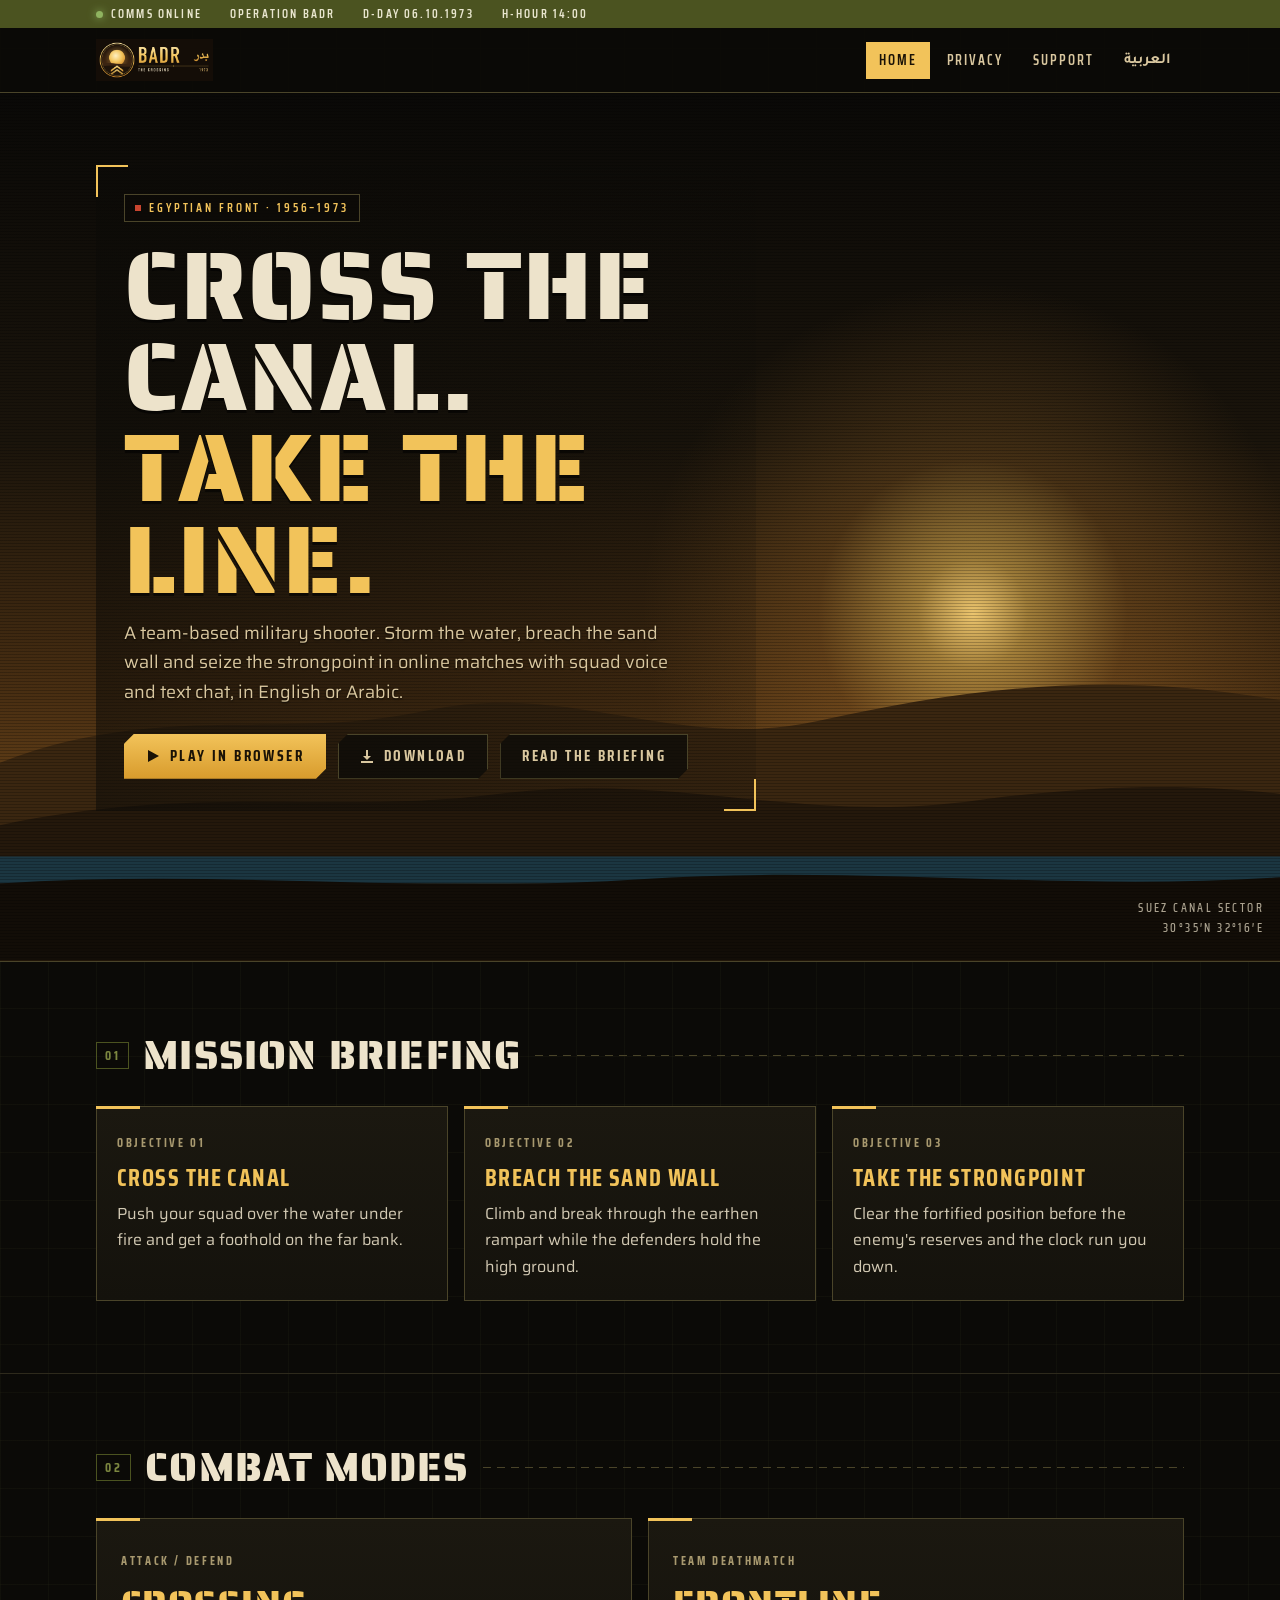
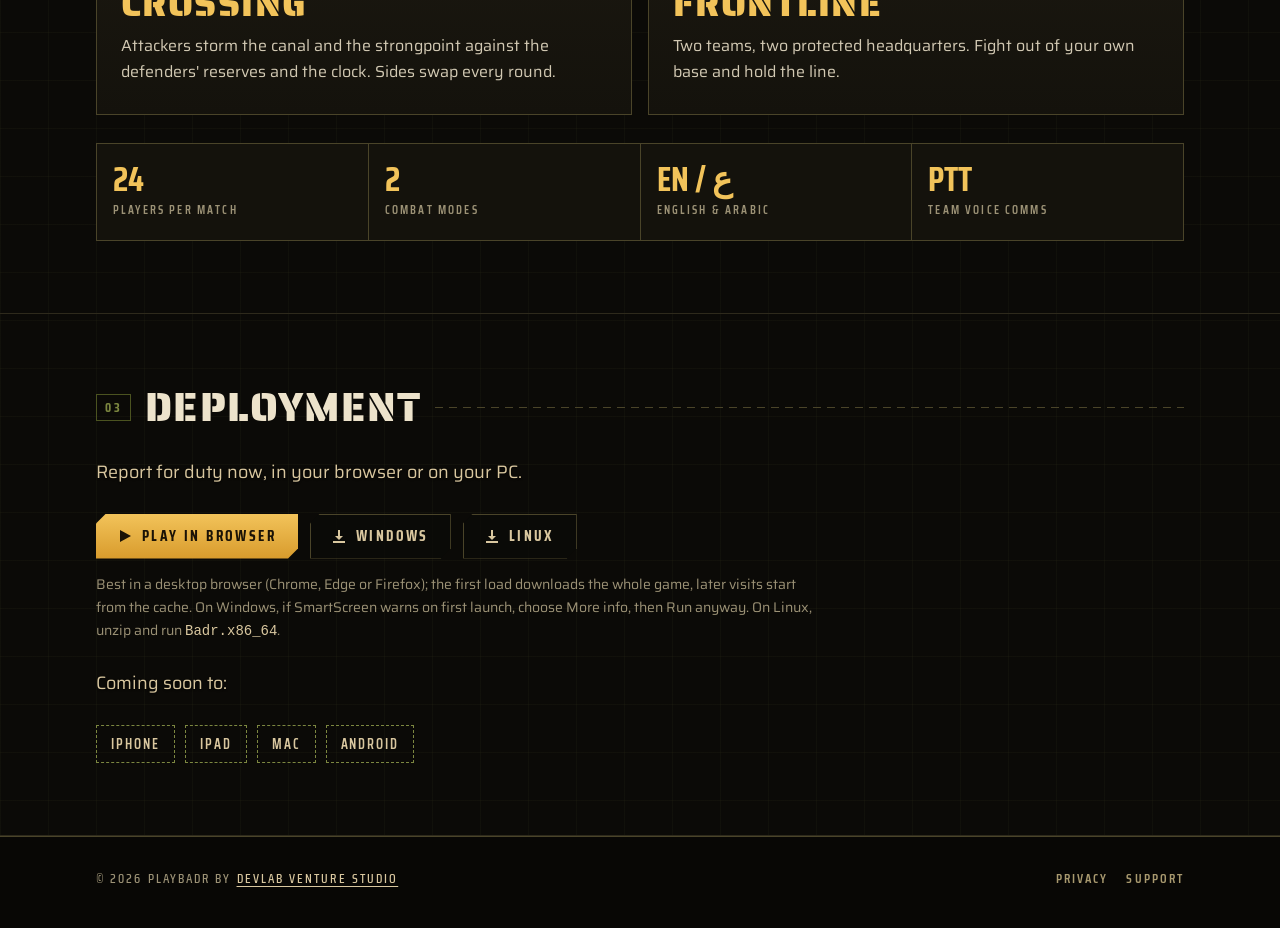
<file: index.html>
<!doctype html><html lang="en" dir="ltr"><head><meta charset="utf-8"><meta name="viewport" content="width=device-width,initial-scale=1">
<title>Badr - The Crossing</title>
<meta name="description" content="Badr - The Crossing: a team-based military shooter on the Egyptian front, 1956–1973. Cross the canal, breach the sand wall, take the strongpoint.">
<link rel="preconnect" href="https://fonts.googleapis.com"><link rel="preconnect" href="https://fonts.gstatic.com" crossorigin>
<link rel="stylesheet" href="https://fonts.googleapis.com/css2?family=Saira+Stencil+One&family=Saira+Condensed:wght@500;600;700&family=Saira:wght@400;600&family=Tajawal:wght@400;700;800&display=swap">
<link rel="stylesheet" href="style.css"><link rel="icon" href="icon.png"></head><body>

<div class="ticker"><div class="wrap"><span><span class="dot"></span>Comms online</span><span>Operation Badr</span><span class="hide-sm">D-Day 06.10.1973</span><span class="hide-sm">H-Hour 14:00</span></div></div>
<header class="topbar"><div class="wrap">
<a class="brand" href="./"><img src="logo.png" alt="Badr - The Crossing"></a>
<nav><a href="./" aria-current="page">Home</a><a href="privacy.html">Privacy</a><a href="support.html">Support</a><a href="ar/" lang="ar">العربية</a></nav>
</div></header>

<main>
<div class="hero">
<svg class="dunes" viewBox="0 0 1440 400" preserveAspectRatio="none" aria-hidden="true">
<path d="M0 210 C180 150 320 190 480 160 C640 130 760 200 920 170 C1080 140 1240 120 1440 150 L1440 400 L0 400Z" fill="#3A2610"/>
<path d="M0 270 C220 230 380 260 560 240 C760 218 900 270 1100 246 C1260 228 1360 232 1440 240 L1440 400 L0 400Z" fill="#24180B"/>
<rect x="0" y="300" width="1440" height="26" fill="#1B3B4A" opacity=".85"/>
<path d="M0 326 C240 312 480 336 720 322 C960 308 1200 334 1440 320 L1440 400 L0 400Z" fill="#120D07"/>
</svg>
<div class="wrap"><div class="hud">
<span class="tag">Egyptian front · 1956–1973</span>
<h1>Cross the canal.<span>Take the line.</span></h1>
<p class="lead">A team-based military shooter. Storm the water, breach the sand wall and seize the strongpoint in online matches with squad voice and text chat, in English or Arabic.</p>
<div class="cta"><a class="btn btn-primary" href="play/"><svg aria-hidden="true" width="14" height="14" viewBox="0 0 14 14"><path d="M2 1l11 6-11 6z" fill="currentColor"/></svg>Play in browser</a><a class="btn btn-ghost" href="#deploy"><svg aria-hidden="true" width="14" height="14" viewBox="0 0 14 14"><path d="M6 1h2v6h3l-4 4-4-4h3zM1 12h12v2H1z" fill="currentColor"/></svg>Download</a><a class="btn btn-ghost" href="#briefing">Read the briefing</a></div>
</div></div>
<div class="coords">Suez Canal sector<br>30°35′N 32°16′E</div>
</div>

<section id="briefing"><div class="wrap">
<div class="sec-head"><span class="num">01</span><h2>Mission briefing</h2><span class="rule"></span></div>
<div class="grid">
<div class="card"><span class="k">Objective 01</span><h3>Cross the canal</h3><p>Push your squad over the water under fire and get a foothold on the far bank.</p></div>
<div class="card"><span class="k">Objective 02</span><h3>Breach the sand wall</h3><p>Climb and break through the earthen rampart while the defenders hold the high ground.</p></div>
<div class="card"><span class="k">Objective 03</span><h3>Take the strongpoint</h3><p>Clear the fortified position before the enemy's reserves and the clock run you down.</p></div>
</div>
</div></section>

<section id="modes" class="modes"><div class="wrap">
<div class="sec-head"><span class="num">02</span><h2>Combat modes</h2><span class="rule"></span></div>
<div class="grid">
<div class="card"><span class="k">Attack / Defend</span><h3>Crossing</h3><p>Attackers storm the canal and the strongpoint against the defenders' reserves and the clock. Sides swap every round.</p></div>
<div class="card"><span class="k">Team deathmatch</span><h3>Frontline</h3><p>Two teams, two protected headquarters. Fight out of your own base and hold the line.</p></div>
</div>
<div class="stats">
<div class="stat"><b>24</b><span>Players per match</span></div>
<div class="stat"><b>2</b><span>Combat modes</span></div>
<div class="stat"><b>EN / ع</b><span>English &amp; Arabic</span></div>
<div class="stat"><b>PTT</b><span>Team voice comms</span></div>
</div>
</div></section>

<section id="deploy"><div class="wrap">
<div class="sec-head"><span class="num">03</span><h2>Deployment</h2><span class="rule"></span></div>
<p class="lead">Report for duty now, in your browser or on your PC.</p>
<div class="cta"><a class="btn btn-primary" href="play/"><svg aria-hidden="true" width="14" height="14" viewBox="0 0 14 14"><path d="M2 1l11 6-11 6z" fill="currentColor"/></svg>Play in browser</a><a class="btn btn-ghost" href="https://github.com/Badr-73/badr-site/releases/latest/download/Badr-Windows.zip"><svg aria-hidden="true" width="14" height="14" viewBox="0 0 14 14"><path d="M6 1h2v6h3l-4 4-4-4h3zM1 12h12v2H1z" fill="currentColor"/></svg>Windows</a><a class="btn btn-ghost" href="https://github.com/Badr-73/badr-site/releases/latest/download/Badr-Linux.zip"><svg aria-hidden="true" width="14" height="14" viewBox="0 0 14 14"><path d="M6 1h2v6h3l-4 4-4-4h3zM1 12h12v2H1z" fill="currentColor"/></svg>Linux</a></div>
<p class="note">Best in a desktop browser (Chrome, Edge or Firefox); the first load downloads the whole game, later visits start from the cache. On Windows, if SmartScreen warns on first launch, choose More info, then Run anyway. On Linux, unzip and run <code>Badr.x86_64</code>.</p>
<p class="lead">Coming soon to:</p>
<div class="platforms"><span class="chip">iPhone</span><span class="chip">iPad</span><span class="chip">Mac</span><span class="chip">Android</span></div>
</div></section>
</main>

<footer><div class="wrap">
<div class="copy">© 2026 PlayBadr by <a href="https://devlabtechnologies.com">DevLab Venture Studio</a></div>
<div class="flinks"><a href="privacy.html">Privacy</a><a href="support.html">Support</a></div>
</div></footer>
</body></html>
</file>
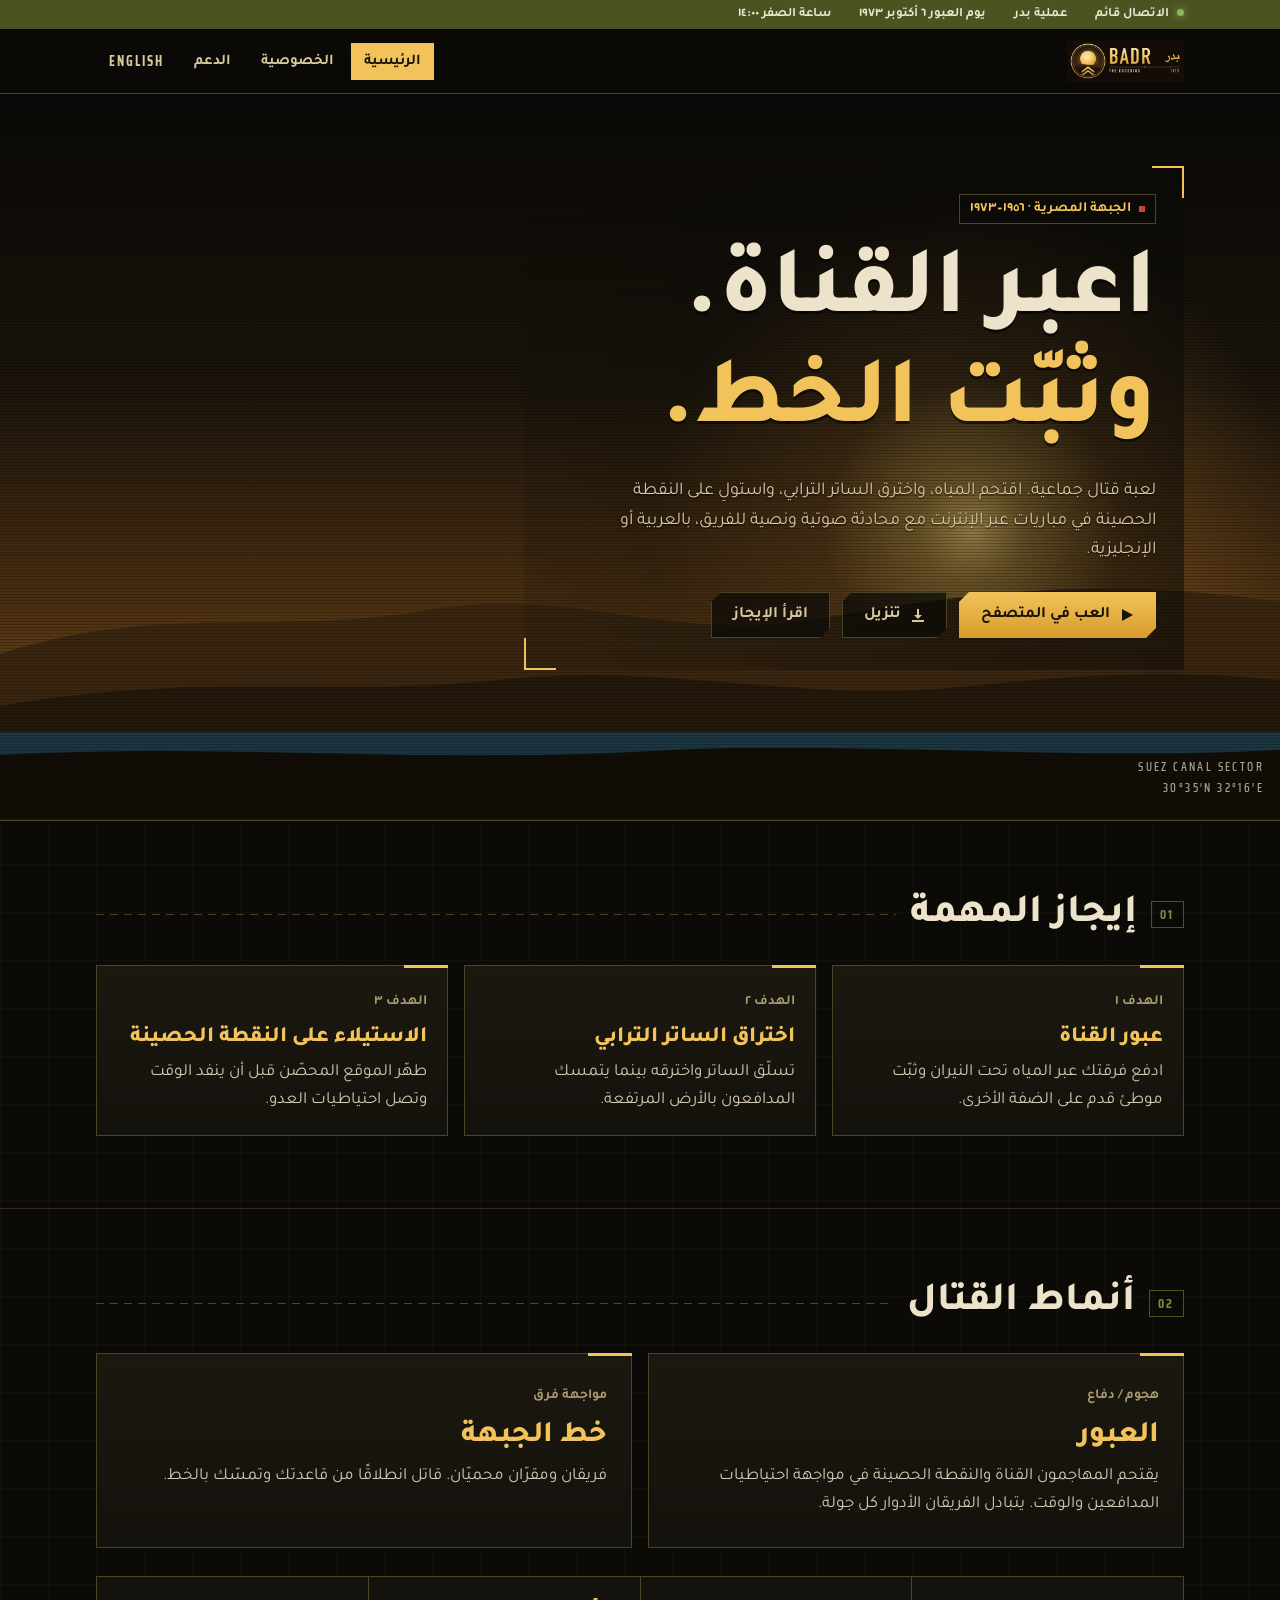
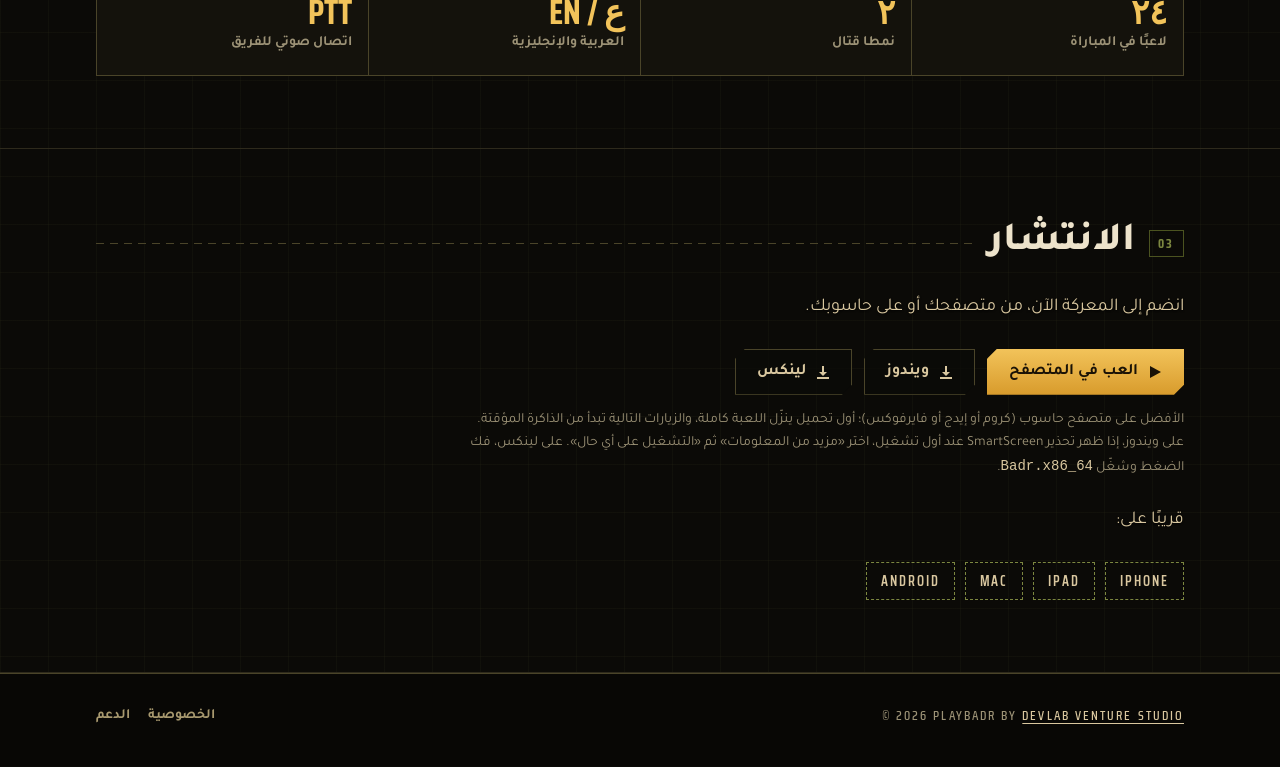
<file: ar/index.html>
<!doctype html><html lang="ar" dir="rtl"><head><meta charset="utf-8"><meta name="viewport" content="width=device-width,initial-scale=1">
<title>بدر - العبور</title>
<meta name="description" content="بدر - العبور: لعبة قتال جماعية على الجبهة المصرية بين ١٩٥٦ و١٩٧٣. اعبر القناة، واقتحم الساتر الترابي، واستولِ على النقطة الحصينة.">
<link rel="preconnect" href="https://fonts.googleapis.com"><link rel="preconnect" href="https://fonts.gstatic.com" crossorigin>
<link rel="stylesheet" href="https://fonts.googleapis.com/css2?family=Saira+Stencil+One&family=Saira+Condensed:wght@500;600;700&family=Saira:wght@400;600&family=Tajawal:wght@400;700;800&display=swap">
<link rel="stylesheet" href="../style.css"><link rel="icon" href="../icon.png"></head><body>

<div class="ticker"><div class="wrap"><span><span class="dot"></span>الاتصال قائم</span><span>عملية بدر</span><span class="hide-sm">يوم العبور ٦ أكتوبر ١٩٧٣</span><span class="hide-sm">ساعة الصفر ١٤:٠٠</span></div></div>
<header class="topbar"><div class="wrap">
<a class="brand" href="./"><img src="../logo.png" alt="بدر - العبور"></a>
<nav><a href="./" aria-current="page">الرئيسية</a><a href="privacy.html">الخصوصية</a><a href="support.html">الدعم</a><a href="../" lang="en">English</a></nav>
</div></header>

<main>
<div class="hero">
<svg class="dunes" viewBox="0 0 1440 400" preserveAspectRatio="none" aria-hidden="true">
<path d="M0 210 C180 150 320 190 480 160 C640 130 760 200 920 170 C1080 140 1240 120 1440 150 L1440 400 L0 400Z" fill="#3A2610"/>
<path d="M0 270 C220 230 380 260 560 240 C760 218 900 270 1100 246 C1260 228 1360 232 1440 240 L1440 400 L0 400Z" fill="#24180B"/>
<rect x="0" y="300" width="1440" height="26" fill="#1B3B4A" opacity=".85"/>
<path d="M0 326 C240 312 480 336 720 322 C960 308 1200 334 1440 320 L1440 400 L0 400Z" fill="#120D07"/>
</svg>
<div class="wrap"><div class="hud">
<span class="tag">الجبهة المصرية · ١٩٥٦–١٩٧٣</span>
<h1>اعبر القناة.<span>وثبّت الخط.</span></h1>
<p class="lead">لعبة قتال جماعية. اقتحم المياه، واخترق الساتر الترابي، واستولِ على النقطة الحصينة في مباريات عبر الإنترنت مع محادثة صوتية ونصية للفريق، بالعربية أو الإنجليزية.</p>
<div class="cta"><a class="btn btn-primary" href="../play/"><svg aria-hidden="true" width="14" height="14" viewBox="0 0 14 14"><path d="M2 1l11 6-11 6z" fill="currentColor"/></svg>العب في المتصفح</a><a class="btn btn-ghost" href="#deploy"><svg aria-hidden="true" width="14" height="14" viewBox="0 0 14 14"><path d="M6 1h2v6h3l-4 4-4-4h3zM1 12h12v2H1z" fill="currentColor"/></svg>تنزيل</a><a class="btn btn-ghost" href="#briefing">اقرأ الإيجاز</a></div>
</div></div>
<div class="coords">Suez Canal sector<br>30°35′N 32°16′E</div>
</div>

<section id="briefing"><div class="wrap">
<div class="sec-head"><span class="num">01</span><h2>إيجاز المهمة</h2><span class="rule"></span></div>
<div class="grid">
<div class="card"><span class="k">الهدف ١</span><h3>عبور القناة</h3><p>ادفع فرقتك عبر المياه تحت النيران وثبّت موطئ قدم على الضفة الأخرى.</p></div>
<div class="card"><span class="k">الهدف ٢</span><h3>اختراق الساتر الترابي</h3><p>تسلّق الساتر واخترقه بينما يتمسك المدافعون بالأرض المرتفعة.</p></div>
<div class="card"><span class="k">الهدف ٣</span><h3>الاستيلاء على النقطة الحصينة</h3><p>طهّر الموقع المحصّن قبل أن ينفد الوقت وتصل احتياطيات العدو.</p></div>
</div>
</div></section>

<section id="modes" class="modes"><div class="wrap">
<div class="sec-head"><span class="num">02</span><h2>أنماط القتال</h2><span class="rule"></span></div>
<div class="grid">
<div class="card"><span class="k">هجوم / دفاع</span><h3>العبور</h3><p>يقتحم المهاجمون القناة والنقطة الحصينة في مواجهة احتياطيات المدافعين والوقت. يتبادل الفريقان الأدوار كل جولة.</p></div>
<div class="card"><span class="k">مواجهة فرق</span><h3>خط الجبهة</h3><p>فريقان ومقرّان محميّان. قاتل انطلاقًا من قاعدتك وتمسّك بالخط.</p></div>
</div>
<div class="stats">
<div class="stat"><b>٢٤</b><span>لاعبًا في المباراة</span></div>
<div class="stat"><b>٢</b><span>نمطا قتال</span></div>
<div class="stat"><b>ع / EN</b><span>العربية والإنجليزية</span></div>
<div class="stat"><b>PTT</b><span>اتصال صوتي للفريق</span></div>
</div>
</div></section>

<section id="deploy"><div class="wrap">
<div class="sec-head"><span class="num">03</span><h2>الانتشار</h2><span class="rule"></span></div>
<p class="lead">انضم إلى المعركة الآن، من متصفحك أو على حاسوبك.</p>
<div class="cta"><a class="btn btn-primary" href="../play/"><svg aria-hidden="true" width="14" height="14" viewBox="0 0 14 14"><path d="M2 1l11 6-11 6z" fill="currentColor"/></svg>العب في المتصفح</a><a class="btn btn-ghost" href="https://github.com/Badr-73/badr-site/releases/latest/download/Badr-Windows.zip"><svg aria-hidden="true" width="14" height="14" viewBox="0 0 14 14"><path d="M6 1h2v6h3l-4 4-4-4h3zM1 12h12v2H1z" fill="currentColor"/></svg>ويندوز</a><a class="btn btn-ghost" href="https://github.com/Badr-73/badr-site/releases/latest/download/Badr-Linux.zip"><svg aria-hidden="true" width="14" height="14" viewBox="0 0 14 14"><path d="M6 1h2v6h3l-4 4-4-4h3zM1 12h12v2H1z" fill="currentColor"/></svg>لينكس</a></div>
<p class="note">الأفضل على متصفح حاسوب (كروم أو إيدج أو فايرفوكس)؛ أول تحميل ينزّل اللعبة كاملة، والزيارات التالية تبدأ من الذاكرة المؤقتة. على ويندوز، إذا ظهر تحذير SmartScreen عند أول تشغيل، اختر «مزيد من المعلومات» ثم «التشغيل على أي حال». على لينكس، فك الضغط وشغّل <code>Badr.x86_64</code>.</p>
<p class="lead">قريبًا على:</p>
<div class="platforms"><span class="chip">iPhone</span><span class="chip">iPad</span><span class="chip">Mac</span><span class="chip">Android</span></div>
</div></section>
</main>

<footer><div class="wrap">
<div class="copy">© 2026 PlayBadr by <a href="https://devlabtechnologies.com">DevLab Venture Studio</a></div>
<div class="flinks"><a href="privacy.html">الخصوصية</a><a href="support.html">الدعم</a></div>
</div></footer>
</body></html>
</file>
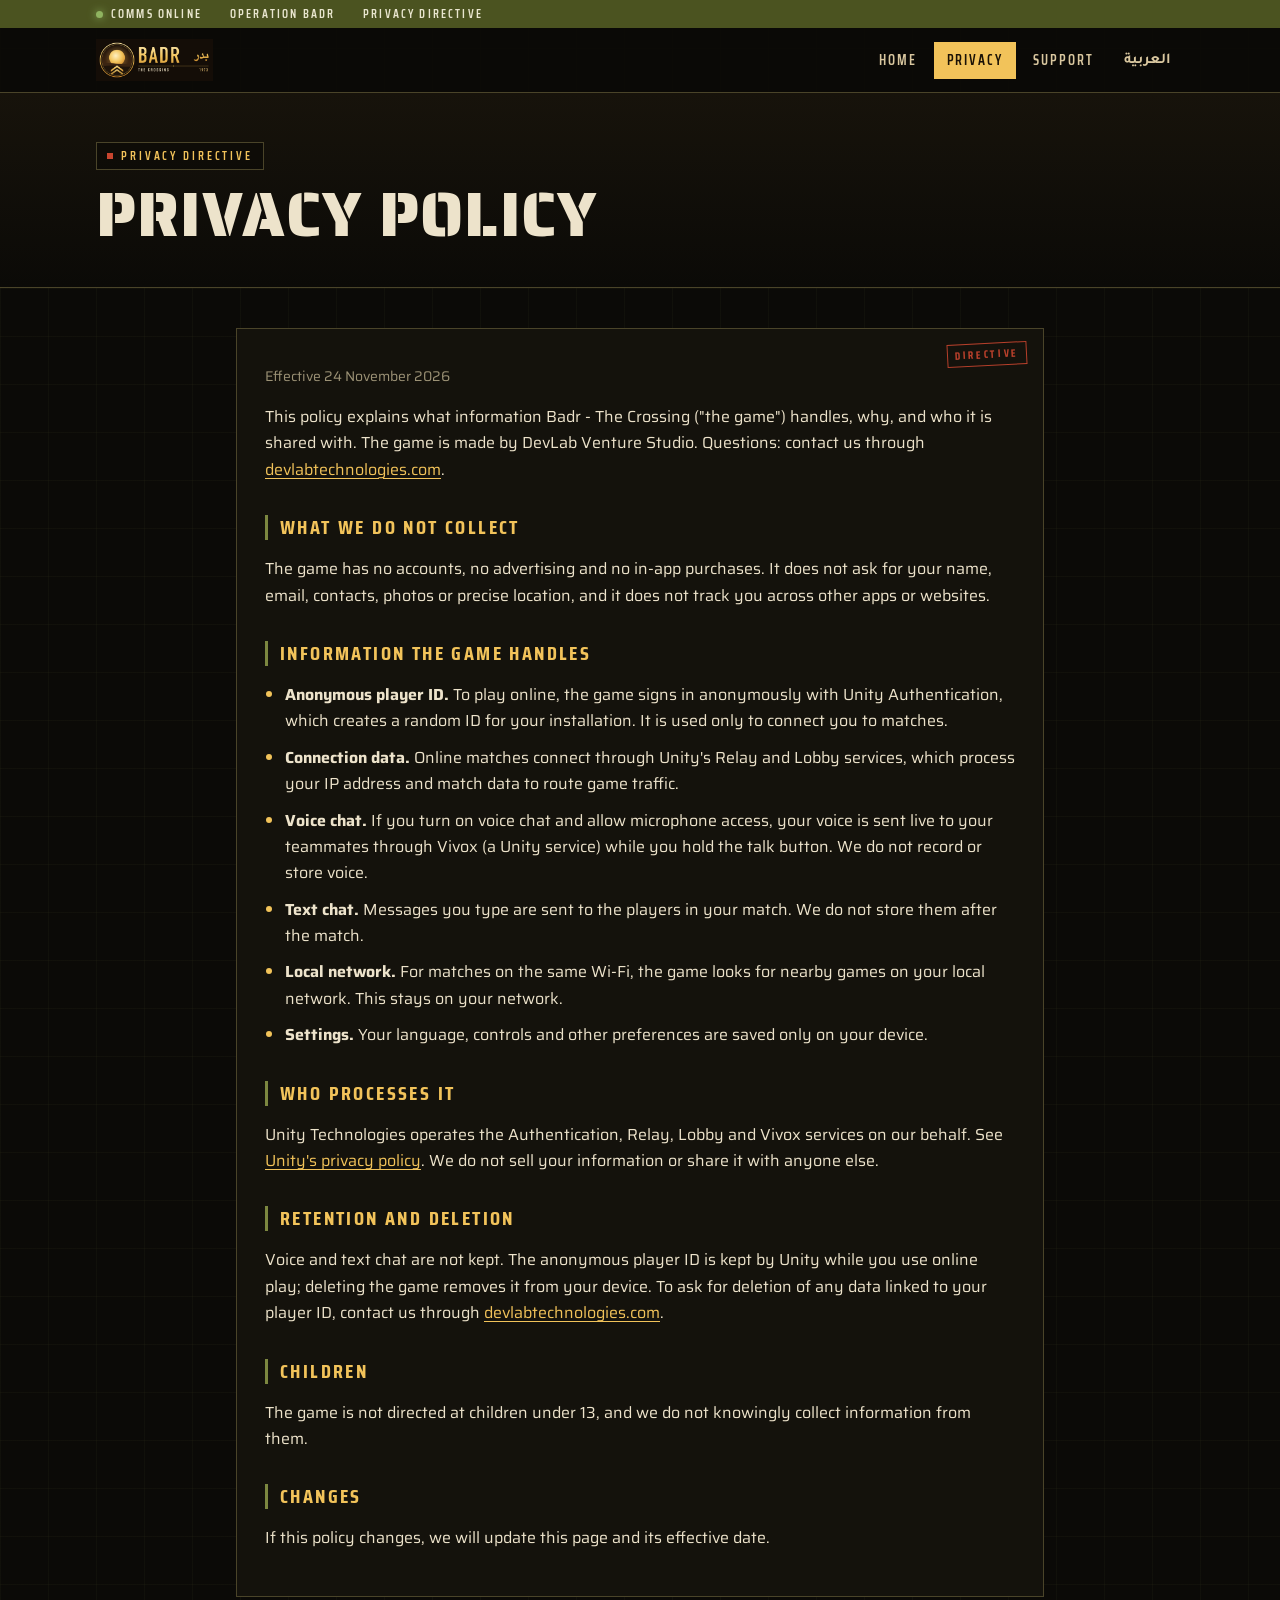
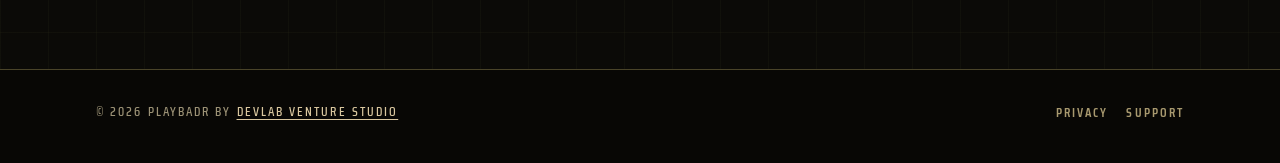
<file: privacy.html>
<!doctype html><html lang="en" dir="ltr"><head><meta charset="utf-8"><meta name="viewport" content="width=device-width,initial-scale=1">
<title>Privacy Policy · Badr - The Crossing</title><link rel="preconnect" href="https://fonts.googleapis.com"><link rel="preconnect" href="https://fonts.gstatic.com" crossorigin>
<link rel="stylesheet" href="https://fonts.googleapis.com/css2?family=Saira+Stencil+One&family=Saira+Condensed:wght@500;600;700&family=Saira:wght@400;600&family=Tajawal:wght@400;700;800&display=swap">
<link rel="stylesheet" href="style.css"><link rel="icon" href="icon.png"></head><body>

<div class="ticker"><div class="wrap"><span><span class="dot"></span>Comms online</span><span>Operation Badr</span><span class="hide-sm">Privacy directive</span></div></div>
<header class="topbar"><div class="wrap">
<a class="brand" href="./"><img src="logo.png" alt="Badr - The Crossing"></a>
<nav><a href="./">Home</a><a href="privacy.html" aria-current="page">Privacy</a><a href="support.html">Support</a><a href="ar/privacy.html" lang="ar">العربية</a></nav>
</div></header>

<main>
<div class="doc-head"><div class="wrap"><span class="tag">Privacy directive</span><h1>Privacy Policy</h1></div></div>
<div class="doc"><div class="sheet" data-stamp="DIRECTIVE">
<p class="muted">Effective 24 November 2026</p>
<p>This policy explains what information Badr - The Crossing ("the game") handles, why, and who it is shared with. The game is made by DevLab Venture Studio. Questions: contact us through <a href="https://devlabtechnologies.com">devlabtechnologies.com</a>.</p>

<h2>What we do not collect</h2>
<p>The game has no accounts, no advertising and no in-app purchases. It does not ask for your name, email, contacts, photos or precise location, and it does not track you across other apps or websites.</p>

<h2>Information the game handles</h2>
<ul>
<li><strong>Anonymous player ID.</strong> To play online, the game signs in anonymously with Unity Authentication, which creates a random ID for your installation. It is used only to connect you to matches.</li>
<li><strong>Connection data.</strong> Online matches connect through Unity's Relay and Lobby services, which process your IP address and match data to route game traffic.</li>
<li><strong>Voice chat.</strong> If you turn on voice chat and allow microphone access, your voice is sent live to your teammates through Vivox (a Unity service) while you hold the talk button. We do not record or store voice.</li>
<li><strong>Text chat.</strong> Messages you type are sent to the players in your match. We do not store them after the match.</li>
<li><strong>Local network.</strong> For matches on the same Wi-Fi, the game looks for nearby games on your local network. This stays on your network.</li>
<li><strong>Settings.</strong> Your language, controls and other preferences are saved only on your device.</li>
</ul>

<h2>Who processes it</h2>
<p>Unity Technologies operates the Authentication, Relay, Lobby and Vivox services on our behalf. See <a href="https://unity.com/legal/privacy-policy">Unity's privacy policy</a>. We do not sell your information or share it with anyone else.</p>

<h2>Retention and deletion</h2>
<p>Voice and text chat are not kept. The anonymous player ID is kept by Unity while you use online play; deleting the game removes it from your device. To ask for deletion of any data linked to your player ID, contact us through <a href="https://devlabtechnologies.com">devlabtechnologies.com</a>.</p>

<h2>Children</h2>
<p>The game is not directed at children under 13, and we do not knowingly collect information from them.</p>

<h2>Changes</h2>
<p>If this policy changes, we will update this page and its effective date.</p>
</div></div>
</main>

<footer><div class="wrap">
<div class="copy">© 2026 PlayBadr by <a href="https://devlabtechnologies.com">DevLab Venture Studio</a></div>
<div class="flinks"><a href="privacy.html">Privacy</a><a href="support.html">Support</a></div>
</div></footer>
</body></html>
</file>
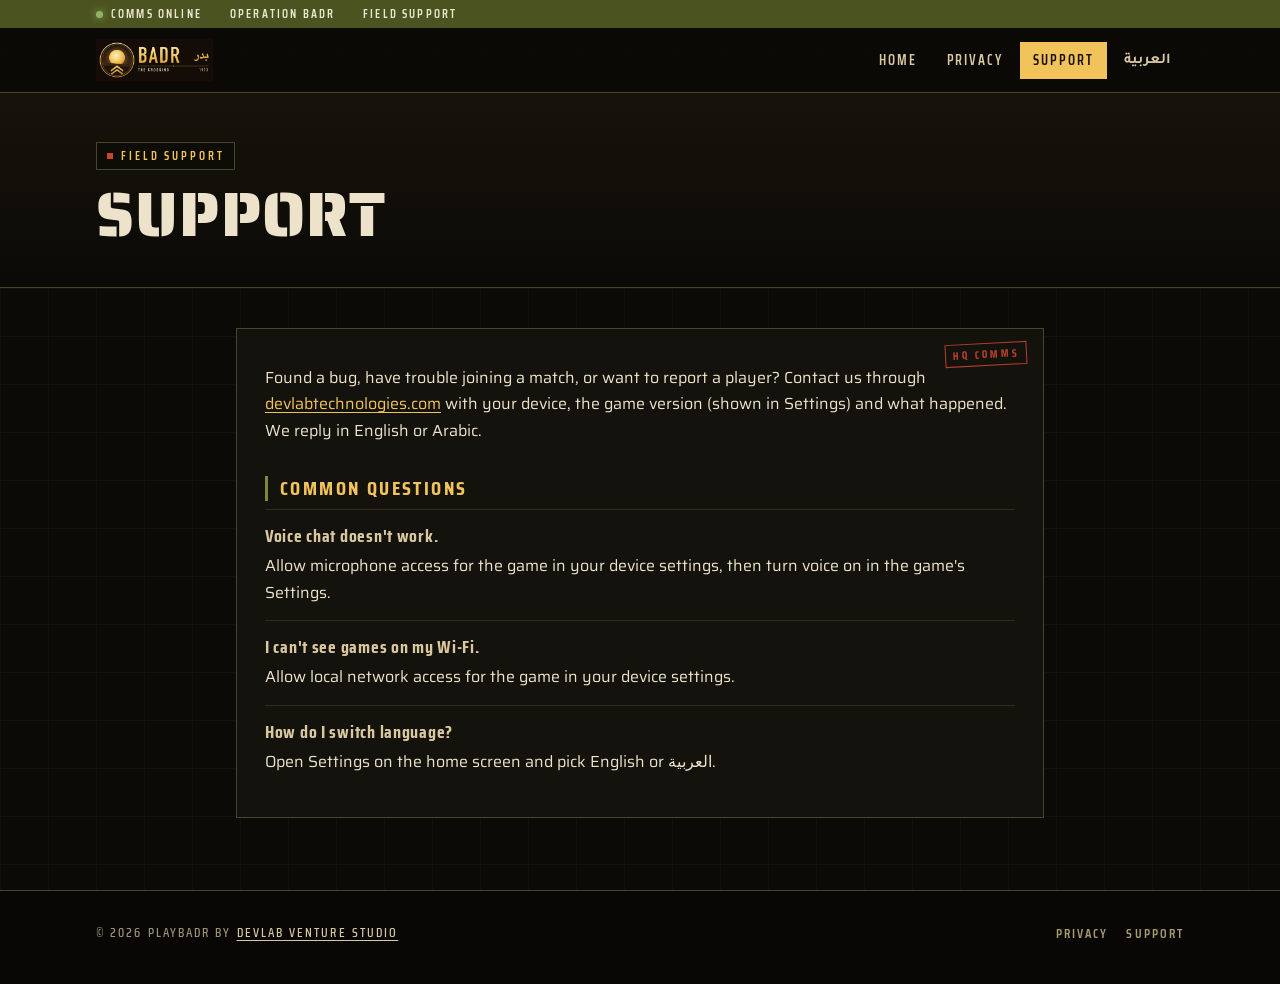
<file: support.html>
<!doctype html><html lang="en" dir="ltr"><head><meta charset="utf-8"><meta name="viewport" content="width=device-width,initial-scale=1">
<title>Support · Badr - The Crossing</title>
<link rel="preconnect" href="https://fonts.googleapis.com"><link rel="preconnect" href="https://fonts.gstatic.com" crossorigin>
<link rel="stylesheet" href="https://fonts.googleapis.com/css2?family=Saira+Stencil+One&family=Saira+Condensed:wght@500;600;700&family=Saira:wght@400;600&family=Tajawal:wght@400;700;800&display=swap">
<link rel="stylesheet" href="style.css"><link rel="icon" href="icon.png"></head><body>

<div class="ticker"><div class="wrap"><span><span class="dot"></span>Comms online</span><span>Operation Badr</span><span class="hide-sm">Field support</span></div></div>
<header class="topbar"><div class="wrap">
<a class="brand" href="./"><img src="logo.png" alt="Badr - The Crossing"></a>
<nav><a href="./">Home</a><a href="privacy.html">Privacy</a><a href="support.html" aria-current="page">Support</a><a href="ar/support.html" lang="ar">العربية</a></nav>
</div></header>

<main>
<div class="doc-head"><div class="wrap"><span class="tag">Field support</span><h1>Support</h1></div></div>
<div class="doc"><div class="sheet" data-stamp="HQ COMMS">
<p>Found a bug, have trouble joining a match, or want to report a player? Contact us through <a href="https://devlabtechnologies.com">devlabtechnologies.com</a> with your device, the game version (shown in Settings) and what happened. We reply in English or Arabic.</p>
<h2>Common questions</h2>
<div class="faq"><strong>Voice chat doesn't work.</strong><p>Allow microphone access for the game in your device settings, then turn voice on in the game's Settings.</p></div>
<div class="faq"><strong>I can't see games on my Wi-Fi.</strong><p>Allow local network access for the game in your device settings.</p></div>
<div class="faq"><strong>How do I switch language?</strong><p>Open Settings on the home screen and pick English or العربية.</p></div>
</div></div>
</main>

<footer><div class="wrap">
<div class="copy">© 2026 PlayBadr by <a href="https://devlabtechnologies.com">DevLab Venture Studio</a></div>
<div class="flinks"><a href="privacy.html">Privacy</a><a href="support.html">Support</a></div>
</div></footer>
</body></html>
</file>
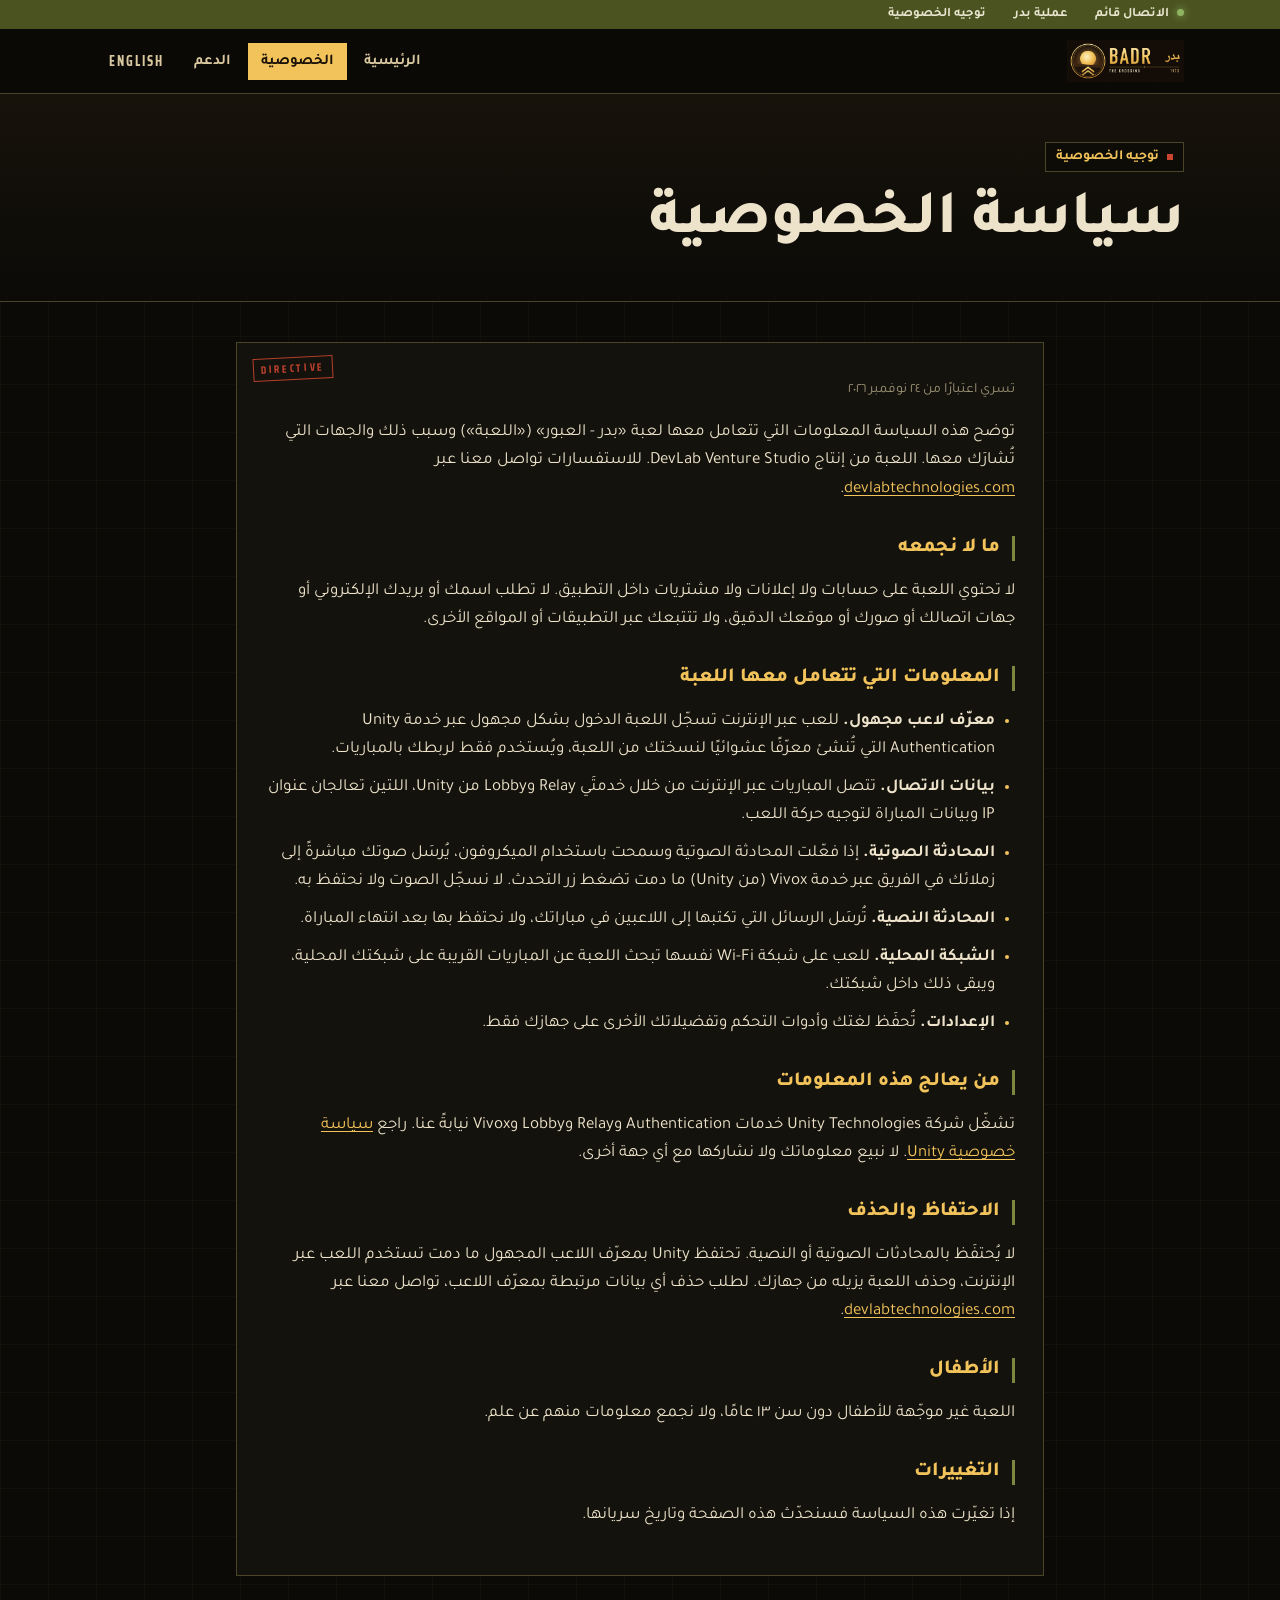
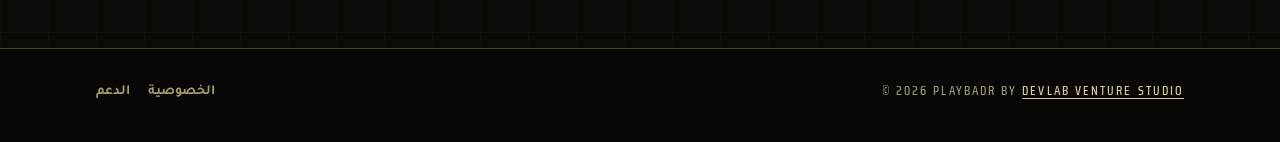
<file: ar/privacy.html>
<!doctype html><html lang="ar" dir="rtl"><head><meta charset="utf-8"><meta name="viewport" content="width=device-width,initial-scale=1">
<title>سياسة الخصوصية · بدر - العبور</title><link rel="preconnect" href="https://fonts.googleapis.com"><link rel="preconnect" href="https://fonts.gstatic.com" crossorigin>
<link rel="stylesheet" href="https://fonts.googleapis.com/css2?family=Saira+Stencil+One&family=Saira+Condensed:wght@500;600;700&family=Saira:wght@400;600&family=Tajawal:wght@400;700;800&display=swap">
<link rel="stylesheet" href="../style.css"><link rel="icon" href="../icon.png"></head><body>

<div class="ticker"><div class="wrap"><span><span class="dot"></span>الاتصال قائم</span><span>عملية بدر</span><span class="hide-sm">توجيه الخصوصية</span></div></div>
<header class="topbar"><div class="wrap">
<a class="brand" href="./"><img src="../logo.png" alt="بدر - العبور"></a>
<nav><a href="./">الرئيسية</a><a href="privacy.html" aria-current="page">الخصوصية</a><a href="support.html">الدعم</a><a href="../privacy.html" lang="en">English</a></nav>
</div></header>

<main>
<div class="doc-head"><div class="wrap"><span class="tag">توجيه الخصوصية</span><h1>سياسة الخصوصية</h1></div></div>
<div class="doc"><div class="sheet" data-stamp="DIRECTIVE">
<p class="muted">تسري اعتبارًا من ٢٤ نوفمبر ٢٠٢٦</p>
<p>توضح هذه السياسة المعلومات التي تتعامل معها لعبة «بدر - العبور» («اللعبة») وسبب ذلك والجهات التي تُشارَك معها. اللعبة من إنتاج DevLab Venture Studio. للاستفسارات تواصل معنا عبر <a href="https://devlabtechnologies.com">devlabtechnologies.com</a>.</p>

<h2>ما لا نجمعه</h2>
<p>لا تحتوي اللعبة على حسابات ولا إعلانات ولا مشتريات داخل التطبيق. لا تطلب اسمك أو بريدك الإلكتروني أو جهات اتصالك أو صورك أو موقعك الدقيق، ولا تتتبعك عبر التطبيقات أو المواقع الأخرى.</p>

<h2>المعلومات التي تتعامل معها اللعبة</h2>
<ul>
<li><strong>معرّف لاعب مجهول.</strong> للعب عبر الإنترنت تسجّل اللعبة الدخول بشكل مجهول عبر خدمة Unity Authentication التي تُنشئ معرّفًا عشوائيًا لنسختك من اللعبة، ويُستخدم فقط لربطك بالمباريات.</li>
<li><strong>بيانات الاتصال.</strong> تتصل المباريات عبر الإنترنت من خلال خدمتَي Relay وLobby من Unity، اللتين تعالجان عنوان IP وبيانات المباراة لتوجيه حركة اللعب.</li>
<li><strong>المحادثة الصوتية.</strong> إذا فعّلت المحادثة الصوتية وسمحت باستخدام الميكروفون، يُرسَل صوتك مباشرةً إلى زملائك في الفريق عبر خدمة Vivox (من Unity) ما دمت تضغط زر التحدث. لا نسجّل الصوت ولا نحتفظ به.</li>
<li><strong>المحادثة النصية.</strong> تُرسَل الرسائل التي تكتبها إلى اللاعبين في مباراتك، ولا نحتفظ بها بعد انتهاء المباراة.</li>
<li><strong>الشبكة المحلية.</strong> للعب على شبكة Wi-Fi نفسها تبحث اللعبة عن المباريات القريبة على شبكتك المحلية، ويبقى ذلك داخل شبكتك.</li>
<li><strong>الإعدادات.</strong> تُحفَظ لغتك وأدوات التحكم وتفضيلاتك الأخرى على جهازك فقط.</li>
</ul>

<h2>من يعالج هذه المعلومات</h2>
<p>تشغّل شركة Unity Technologies خدمات Authentication وRelay وLobby وVivox نيابةً عنا. راجع <a href="https://unity.com/legal/privacy-policy">سياسة خصوصية Unity</a>. لا نبيع معلوماتك ولا نشاركها مع أي جهة أخرى.</p>

<h2>الاحتفاظ والحذف</h2>
<p>لا يُحتفَظ بالمحادثات الصوتية أو النصية. تحتفظ Unity بمعرّف اللاعب المجهول ما دمت تستخدم اللعب عبر الإنترنت، وحذف اللعبة يزيله من جهازك. لطلب حذف أي بيانات مرتبطة بمعرّف اللاعب، تواصل معنا عبر <a href="https://devlabtechnologies.com">devlabtechnologies.com</a>.</p>

<h2>الأطفال</h2>
<p>اللعبة غير موجّهة للأطفال دون سن ١٣ عامًا، ولا نجمع معلومات منهم عن علم.</p>

<h2>التغييرات</h2>
<p>إذا تغيّرت هذه السياسة فسنحدّث هذه الصفحة وتاريخ سريانها.</p>
</div></div>
</main>

<footer><div class="wrap">
<div class="copy">© 2026 PlayBadr by <a href="https://devlabtechnologies.com">DevLab Venture Studio</a></div>
<div class="flinks"><a href="privacy.html">الخصوصية</a><a href="support.html">الدعم</a></div>
</div></footer>
</body></html>
</file>
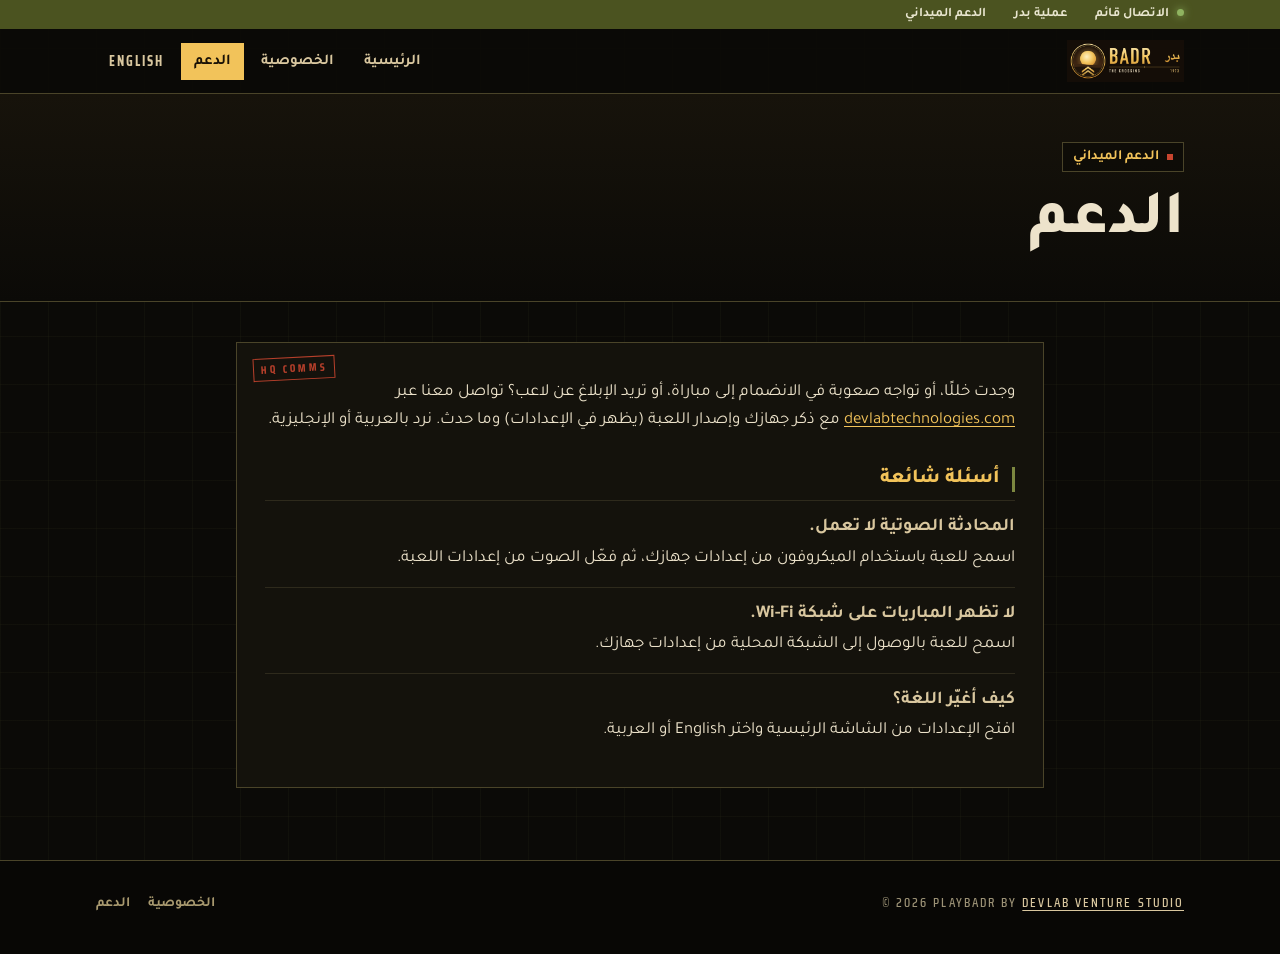
<file: ar/support.html>
<!doctype html><html lang="ar" dir="rtl"><head><meta charset="utf-8"><meta name="viewport" content="width=device-width,initial-scale=1">
<title>الدعم · بدر - العبور</title>
<link rel="preconnect" href="https://fonts.googleapis.com"><link rel="preconnect" href="https://fonts.gstatic.com" crossorigin>
<link rel="stylesheet" href="https://fonts.googleapis.com/css2?family=Saira+Stencil+One&family=Saira+Condensed:wght@500;600;700&family=Saira:wght@400;600&family=Tajawal:wght@400;700;800&display=swap">
<link rel="stylesheet" href="../style.css"><link rel="icon" href="../icon.png"></head><body>

<div class="ticker"><div class="wrap"><span><span class="dot"></span>الاتصال قائم</span><span>عملية بدر</span><span class="hide-sm">الدعم الميداني</span></div></div>
<header class="topbar"><div class="wrap">
<a class="brand" href="./"><img src="../logo.png" alt="بدر - العبور"></a>
<nav><a href="./">الرئيسية</a><a href="privacy.html">الخصوصية</a><a href="support.html" aria-current="page">الدعم</a><a href="../support.html" lang="en">English</a></nav>
</div></header>

<main>
<div class="doc-head"><div class="wrap"><span class="tag">الدعم الميداني</span><h1>الدعم</h1></div></div>
<div class="doc"><div class="sheet" data-stamp="HQ COMMS">
<p>وجدت خللًا، أو تواجه صعوبة في الانضمام إلى مباراة، أو تريد الإبلاغ عن لاعب؟ تواصل معنا عبر <a href="https://devlabtechnologies.com">devlabtechnologies.com</a> مع ذكر جهازك وإصدار اللعبة (يظهر في الإعدادات) وما حدث. نرد بالعربية أو الإنجليزية.</p>
<h2>أسئلة شائعة</h2>
<div class="faq"><strong>المحادثة الصوتية لا تعمل.</strong><p>اسمح للعبة باستخدام الميكروفون من إعدادات جهازك، ثم فعّل الصوت من إعدادات اللعبة.</p></div>
<div class="faq"><strong>لا تظهر المباريات على شبكة Wi-Fi.</strong><p>اسمح للعبة بالوصول إلى الشبكة المحلية من إعدادات جهازك.</p></div>
<div class="faq"><strong>كيف أغيّر اللغة؟</strong><p>افتح الإعدادات من الشاشة الرئيسية واختر English أو العربية.</p></div>
</div></div>
</main>

<footer><div class="wrap">
<div class="copy">© 2026 PlayBadr by <a href="https://devlabtechnologies.com">DevLab Venture Studio</a></div>
<div class="flinks"><a href="privacy.html">الخصوصية</a><a href="support.html">الدعم</a></div>
</div></footer>
</body></html>
</file>
<file: style.css>
:root{
  --night:#0B0A07;--panel:#14120C;--panel-2:#1B1810;--line:#2E2A1C;--line-2:#4A4429;
  --olive:#4B5320;--olive-2:#7C8740;--sand:#D9C79F;--khaki:#A8996F;--fg:#EDE3CB;--muted:#9C9276;
  --gold:#F2C35A;--gold-2:#D89B2C;--signal:#C8452F;--ok:#8FB360;
  --stencil:"Saira Stencil One",Impact,"Arial Narrow",sans-serif;
  --cond:"Saira Condensed","Roboto Condensed","Arial Narrow",sans-serif;
  --body:"Saira","Segoe UI",Roboto,sans-serif;
  --ar:"Tajawal","Noto Naskh Arabic",Tahoma,sans-serif;
}
*{box-sizing:border-box}
html{scroll-behavior:smooth}
body{
  margin:0;color:var(--fg);font:16px/1.65 var(--body);
  background-color:var(--night);
  background-image:
    linear-gradient(rgba(124,135,64,.06) 1px,transparent 1px),
    linear-gradient(90deg,rgba(124,135,64,.06) 1px,transparent 1px);
  background-size:48px 48px;
}
[dir=rtl] body{font-family:var(--ar);font-size:17px}
a{color:var(--gold);text-decoration-thickness:1px;text-underline-offset:3px}
a:hover{color:#FFD883}
img{max-width:100%;display:block}
.wrap{max-width:1120px;margin:0 auto;padding:0 16px}

/* status ticker + top bar */
.ticker{background:var(--olive);color:#E9E6CF;font:600 12px/1 var(--cond);letter-spacing:.18em;text-transform:uppercase;white-space:nowrap;overflow:hidden}
.ticker .wrap{display:flex;gap:28px;padding-top:8px;padding-bottom:8px;align-items:center}
[dir=rtl] .ticker{font-family:var(--ar);letter-spacing:0;font-size:13px}
.ticker .dot{display:inline-block;width:7px;height:7px;background:var(--ok);border-radius:50%;margin-inline-end:8px;box-shadow:0 0 8px var(--ok);animation:blink 1.6s infinite}
@keyframes blink{50%{opacity:.25}}
.topbar{background:rgba(11,10,7,.94);border-bottom:1px solid var(--line-2);position:sticky;top:0;z-index:10}
.topbar .wrap{display:flex;align-items:center;justify-content:space-between;gap:12px;min-height:64px}
.brand img{height:42px;width:auto;mix-blend-mode:lighten}
nav{display:flex;gap:4px;flex-wrap:wrap}
nav a{font:600 14px/1 var(--cond);letter-spacing:.14em;text-transform:uppercase;color:var(--sand);text-decoration:none;padding:10px 12px;border:1px solid transparent}
nav a:hover{color:var(--gold);border-color:var(--line-2)}
nav a[aria-current=page]{color:#1A1206;background:var(--gold)}
[dir=rtl] nav a{font-family:var(--ar);letter-spacing:0;font-size:15px;font-weight:700}
nav a[lang=ar]{font-family:var(--ar);letter-spacing:0;font-size:15px;font-weight:700}
nav a[lang=en]{font-family:var(--cond);letter-spacing:.14em;font-size:14px}

/* hero */
.hero{position:relative;overflow:hidden;border-bottom:1px solid var(--line-2);
  background:
    radial-gradient(circle at 76% 60%,rgba(255,214,120,.9) 0,rgba(242,195,90,.55) 5%,rgba(242,160,60,.18) 14%,transparent 30%),
    linear-gradient(180deg,#0A0907 0%,#1A140B 40%,#4A2F12 70%,#8A5A20 100%)}
.hero svg.dunes{position:absolute;left:0;right:0;bottom:0;width:100%;height:48%;display:block}
.hero::after{content:"";position:absolute;inset:0;pointer-events:none;
  background:repeating-linear-gradient(0deg,rgba(0,0,0,.22) 0 1px,transparent 1px 3px)}
.hero .wrap{position:relative;z-index:2;padding-top:72px;padding-bottom:150px}
.hud{position:relative;max-width:660px;padding:28px 28px 32px;background:linear-gradient(90deg,rgba(11,10,7,.55),rgba(11,10,7,.15))}
[dir=rtl] .hud{background:linear-gradient(270deg,rgba(11,10,7,.55),rgba(11,10,7,.15))}
.lead{text-shadow:0 1px 2px rgba(0,0,0,.8)}
.hud::before,.hud::after{content:"";position:absolute;width:30px;height:30px;border:2px solid var(--gold)}
.hud::before{top:0;inset-inline-start:0;border-inline-end:0;border-bottom:0}
.hud::after{bottom:0;inset-inline-end:0;border-inline-start:0;border-top:0}
.tag{display:inline-flex;align-items:center;gap:8px;font:600 12px/1 var(--cond);letter-spacing:.24em;text-transform:uppercase;color:var(--gold);border:1px solid var(--line-2);background:rgba(11,10,7,.65);padding:7px 10px}
[dir=rtl] .tag{font-family:var(--ar);letter-spacing:0;font-size:14px}
.tag::before{content:"";width:6px;height:6px;background:var(--signal)}
h1{font-family:var(--stencil);font-weight:400;text-transform:uppercase;letter-spacing:.02em;line-height:.95;margin:18px 0 14px;color:var(--fg)}
.hero h1{font-size:clamp(46px,8.4vw,96px);text-shadow:0 3px 0 rgba(0,0,0,.55)}
.hero h1 span{color:var(--gold);display:block}
[dir=rtl] h1{font-family:var(--ar);font-weight:800;letter-spacing:0;line-height:1.15}
.lead{font-size:18px;color:var(--sand);max-width:560px;margin:0 0 26px}
.cta{display:flex;gap:12px;flex-wrap:wrap}
.btn{display:inline-flex;align-items:center;gap:10px;font:700 15px/1 var(--cond);letter-spacing:.16em;text-transform:uppercase;text-decoration:none;padding:15px 22px;clip-path:polygon(10px 0,100% 0,100% calc(100% - 10px),calc(100% - 10px) 100%,0 100%,0 10px)}
[dir=rtl] .btn{font-family:var(--ar);letter-spacing:0;font-size:16px}
.btn-primary{background:linear-gradient(180deg,var(--gold),var(--gold-2));color:#1A1206}
.btn-primary:hover{color:#1A1206;filter:brightness(1.08)}
.btn-ghost{background:rgba(11,10,7,.72);color:var(--sand);box-shadow:inset 0 0 0 1px var(--line-2)}
.btn-ghost:hover{color:var(--gold)}
.coords{position:absolute;z-index:2;bottom:22px;inset-inline-end:16px;font:500 12px/1.7 var(--cond);letter-spacing:.2em;color:rgba(237,227,203,.7);text-align:end;text-transform:uppercase;direction:ltr}

/* sections */
section{padding:72px 0;border-bottom:1px solid var(--line)}
.sec-head{display:flex;align-items:center;gap:14px;margin-bottom:28px;flex-wrap:wrap}
.sec-head .num{font:700 13px/1 var(--cond);letter-spacing:.2em;color:var(--olive-2);border:1px solid var(--olive);padding:6px 8px;direction:ltr}
.sec-head h2{font-family:var(--stencil);font-weight:400;font-size:clamp(28px,4vw,40px);line-height:1.1;text-transform:uppercase;margin:0;color:var(--fg);letter-spacing:.03em}
[dir=rtl] .sec-head h2{font-family:var(--ar);font-weight:800;letter-spacing:0}
.sec-head .rule{flex:1;min-width:40px;height:1px;background:repeating-linear-gradient(90deg,var(--line-2) 0 8px,transparent 8px 14px)}
.grid{display:grid;gap:16px;grid-template-columns:repeat(auto-fit,minmax(240px,1fr))}
.card{position:relative;background:linear-gradient(180deg,var(--panel-2),var(--panel));border:1px solid var(--line-2);padding:22px 20px 20px}
.card::before{content:"";position:absolute;top:-1px;inset-inline-start:-1px;width:44px;height:3px;background:var(--gold)}
.card .k{font:700 12px/1 var(--cond);letter-spacing:.22em;text-transform:uppercase;color:var(--khaki)}
[dir=rtl] .card .k{font-family:var(--ar);letter-spacing:0;font-size:14px}
.card h3{font:700 24px/1.15 var(--cond);text-transform:uppercase;letter-spacing:.06em;margin:10px 0 8px;color:var(--gold)}
[dir=rtl] .card h3{font-family:var(--ar);letter-spacing:0;font-size:22px;font-weight:800}
.card p{margin:0;color:var(--fg);opacity:.88}
.modes .card{padding:28px 24px}
.modes .card h3{font-family:var(--stencil);font-weight:400;font-size:36px;letter-spacing:.04em}
[dir=rtl] .modes .card h3{font-family:var(--ar);font-weight:800;letter-spacing:0;font-size:30px}
.stats{display:grid;grid-template-columns:repeat(auto-fit,minmax(150px,1fr));gap:1px;background:var(--line-2);border:1px solid var(--line-2);margin-top:28px}
.stat{background:var(--panel);padding:18px 16px}
.stat b{display:block;font:700 34px/1 var(--cond);color:var(--gold)}
.stat span{font:600 12px/1.3 var(--cond);letter-spacing:.18em;text-transform:uppercase;color:var(--muted)}
[dir=rtl] .stat span{font-family:var(--ar);letter-spacing:0;font-size:14px}
.note{color:var(--muted);font-size:14px;max-width:720px;margin:14px 0 26px}
.note code{color:var(--sand)}
.btn svg{flex:none}
.platforms{display:flex;flex-wrap:wrap;gap:10px;margin-top:4px}
.chip{font:600 14px/1 var(--cond);letter-spacing:.14em;text-transform:uppercase;padding:11px 14px;border:1px dashed var(--olive-2);color:var(--sand)}

/* document pages */
.doc-head{border-bottom:1px solid var(--line-2);background:linear-gradient(180deg,#17130B,var(--night))}
.doc-head .wrap{padding-top:48px;padding-bottom:36px}
.doc-head h1{font-size:clamp(38px,6vw,62px);margin:16px 0 6px}
.doc{max-width:840px;margin:40px auto 72px;padding:0 16px}
.sheet{background:var(--panel);border:1px solid var(--line-2);padding:36px 28px 28px;position:relative}
.sheet[data-stamp]::before{content:attr(data-stamp);position:absolute;top:14px;inset-inline-end:16px;font:700 11px/1 var(--cond);letter-spacing:.24em;color:var(--signal);border:1px solid var(--signal);padding:5px 7px;transform:rotate(-3deg);opacity:.9}
.sheet > :first-child{margin-top:0}
.doc h2{font:700 20px/1.25 var(--cond);letter-spacing:.12em;text-transform:uppercase;color:var(--gold);margin:32px 0 8px;padding-inline-start:12px;border-inline-start:3px solid var(--olive-2)}
[dir=rtl] .doc h2{font-family:var(--ar);letter-spacing:0;font-size:20px;font-weight:800}
.doc ul{padding-inline-start:20px}
.doc li{margin-bottom:10px}
.doc li::marker{color:var(--gold)}
.muted{color:var(--muted);font-size:14px}
.faq{border-top:1px solid var(--line);padding:14px 0}
.faq strong{display:block;color:var(--sand);font:700 18px/1.4 var(--cond);letter-spacing:.04em}
[dir=rtl] .faq strong{font-family:var(--ar);letter-spacing:0}
.faq p{margin:4px 0 0}

/* footer */
footer{padding:32px 0 40px;background:#080705;border-top:1px solid var(--line-2)}
footer .wrap{display:flex;justify-content:space-between;align-items:center;gap:16px;flex-wrap:wrap}
footer .copy{font:500 13px/1.6 var(--cond);letter-spacing:.16em;text-transform:uppercase;color:var(--muted);direction:ltr}
footer .copy a{color:var(--sand)}
footer .copy a:hover{color:var(--gold)}
footer .flinks{display:flex;gap:18px}
footer .flinks a{font:600 13px/1 var(--cond);letter-spacing:.16em;text-transform:uppercase;color:var(--khaki);text-decoration:none}
footer .flinks a:hover{color:var(--gold)}
[dir=rtl] footer .flinks a{font-family:var(--ar);letter-spacing:0;font-size:14px}

@media (max-width:640px){
  .ticker .hide-sm{display:none}
  .topbar{position:static}
  .topbar .wrap{flex-direction:column;align-items:flex-start;padding-top:10px;padding-bottom:10px}
  nav a{padding:8px 9px;font-size:13px}
  .hero .wrap{padding-top:36px;padding-bottom:120px}
  .hud{padding:22px 16px 24px}
  .coords{display:none}
  section{padding:52px 0}
  .sheet{padding:48px 18px 24px}
}
@media (prefers-reduced-motion:reduce){.ticker .dot{animation:none}html{scroll-behavior:auto}}
</file>
